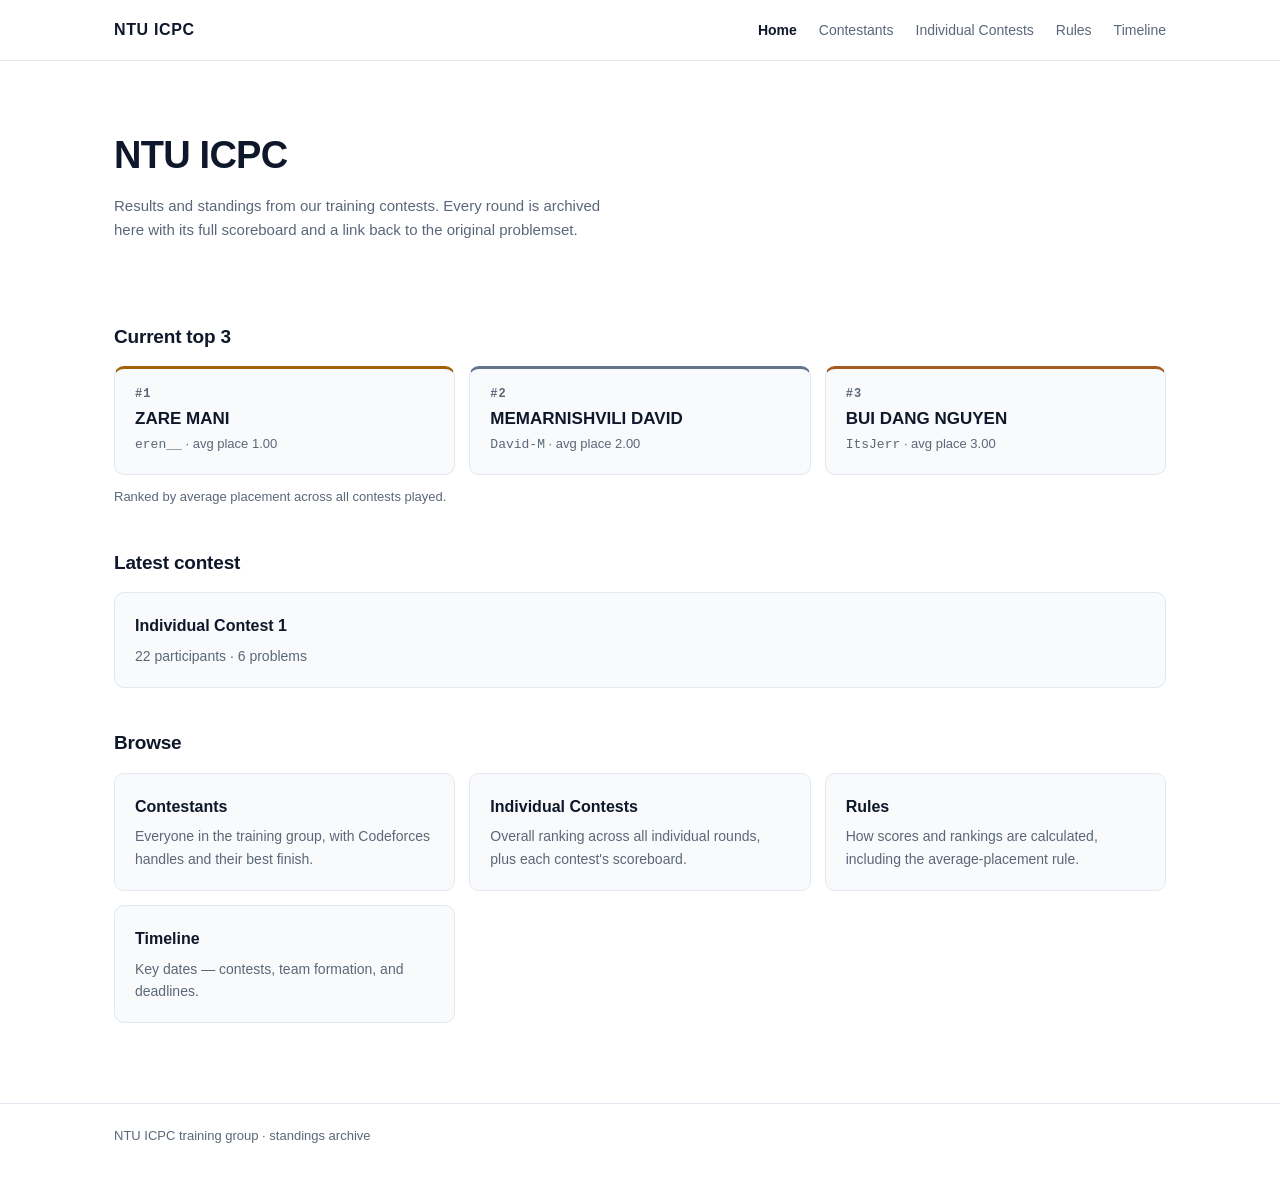
<file: index.html>
<!DOCTYPE html>
<html lang="en">
<head>
<meta charset="utf-8">
<meta name="viewport" content="width=device-width, initial-scale=1">
<title>NTU ICPC</title>
<meta name="description" content="Contest results and standings for the NTU ICPC training group.">
<link rel="stylesheet" href="assets/style.css">
<script src="assets/app.js" defer></script>
</head>
<body data-page="home">

<header class="site-header">
  <div class="wrap">
    <a class="brand" href="index.html">NTU&nbsp;ICPC</a>
    <nav class="nav" id="nav"></nav>
  </div>
</header>

<main id="main-content">
  <div class="wrap">

    <section class="hero">
      <h1>NTU ICPC</h1>
      <p class="lede">
        Results and standings from our training contests. Every round is archived
        here with its full scoreboard and a link back to the original problemset.
      </p>
    </section>

    <h2>Current top 3</h2>
    <div class="podium" id="podium"></div>
    <p class="note">Ranked by average placement across all contests played.</p>

    <h2>Latest contest</h2>
    <div class="cards" id="latest"></div>

    <h2>Browse</h2>
    <div class="cards">
      <a class="card" href="contestants.html">
        <h3>Contestants</h3>
        <p>Everyone in the training group, with Codeforces handles and their best finish.</p>
      </a>
      <a class="card" href="individual.html">
        <h3>Individual Contests</h3>
        <p>Overall ranking across all individual rounds, plus each contest's scoreboard.</p>
      </a>
      <a class="card" href="rules.html">
        <h3>Rules</h3>
        <p>How scores and rankings are calculated, including the average-placement rule.</p>
      </a>
      <a class="card" href="timeline.html">
        <h3>Timeline</h3>
        <p>Key dates — contests, team formation, and deadlines.</p>
      </a>
    </div>

  </div>
</main>

<footer>
  <div class="wrap">NTU ICPC training group · standings archive</div>
</footer>

</body>
</html>
</file>
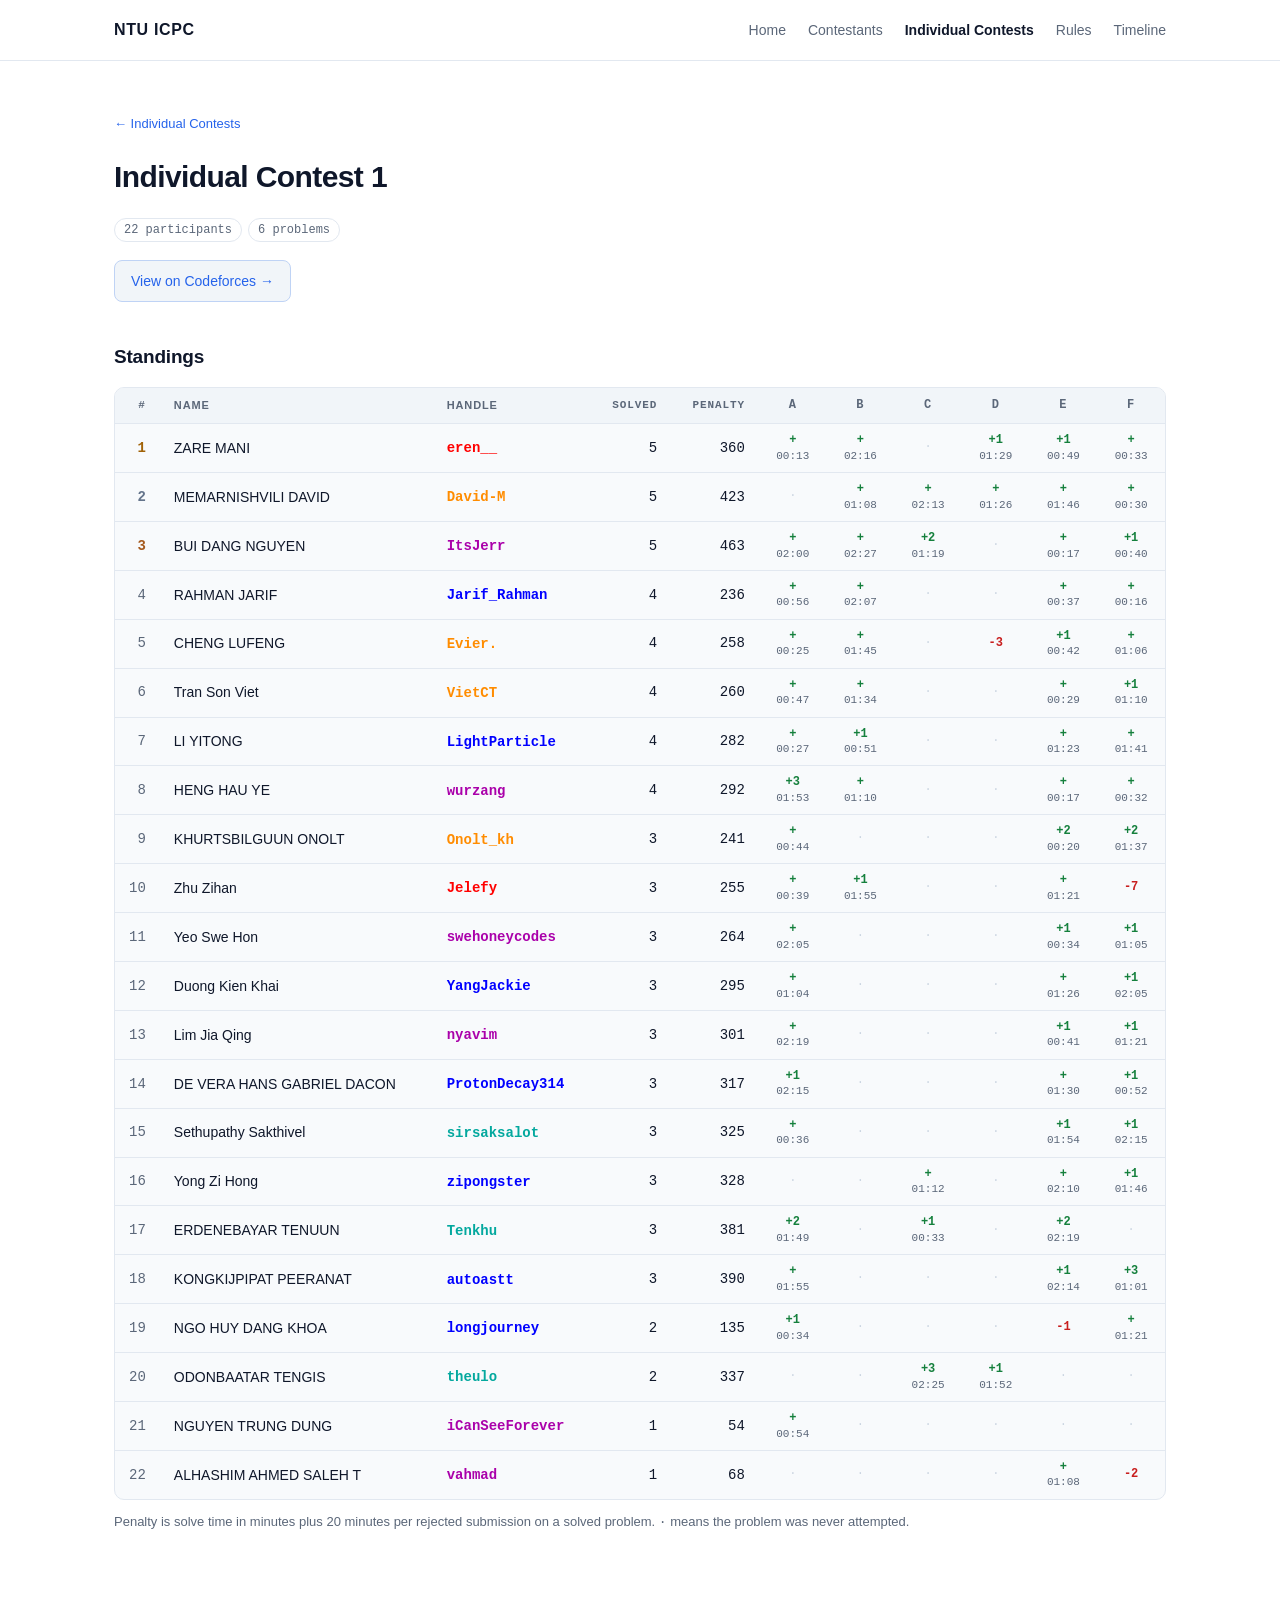
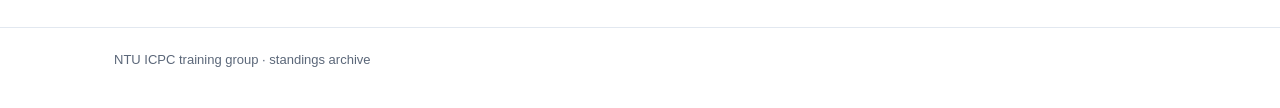
<file: contest.html>
<!DOCTYPE html>
<html lang="en">
<head>
<meta charset="utf-8">
<meta name="viewport" content="width=device-width, initial-scale=1">
<title>Contest · NTU ICPC</title>
<link rel="stylesheet" href="assets/style.css">
<script src="assets/app.js" defer></script>
</head>
<body data-page="contest" data-nav="individual">

<header class="site-header">
  <div class="wrap">
    <a class="brand" href="index.html">NTU&nbsp;ICPC</a>
    <nav class="nav" id="nav"></nav>
  </div>
</header>

<main id="main-content">
  <div class="wrap" id="contest-body">

    <p class="crumb"><a href="individual.html">← Individual Contests</a></p>

    <h1 id="contest-title">Contest</h1>
    <p id="contest-meta"></p>
    <p class="actions" id="contest-link"></p>

    <h2>Standings</h2>
    <div class="table-scroll">
      <table>
        <thead><tr id="problem-heads"></tr></thead>
        <tbody id="contest-standings"></tbody>
      </table>
    </div>

    <p class="note" id="contest-note"></p>

  </div>
</main>

<footer>
  <div class="wrap">NTU ICPC training group · standings archive</div>
</footer>

</body>
</html>
</file>
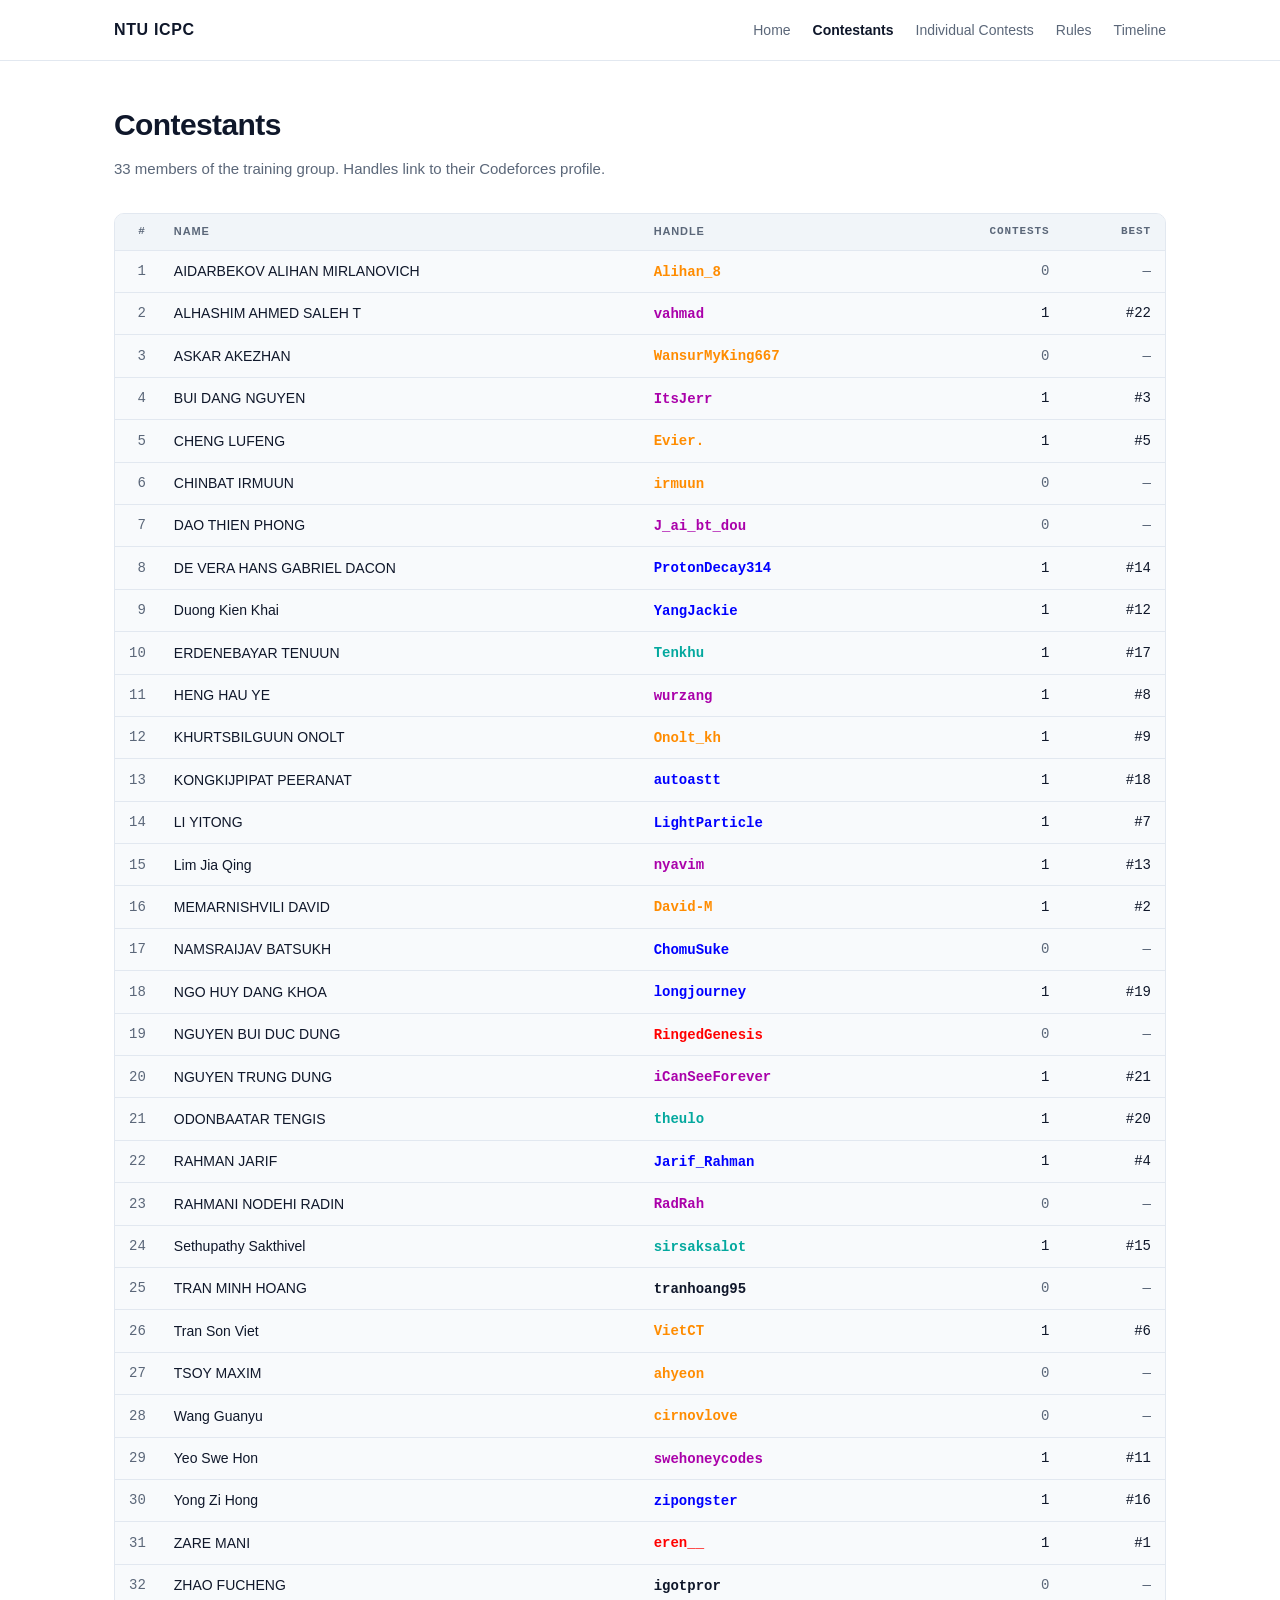
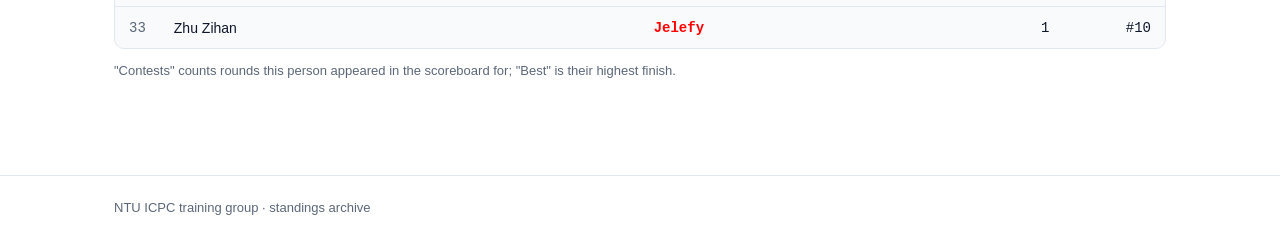
<file: contestants.html>
<!DOCTYPE html>
<html lang="en">
<head>
<meta charset="utf-8">
<meta name="viewport" content="width=device-width, initial-scale=1">
<title>Contestants · NTU ICPC</title>
<link rel="stylesheet" href="assets/style.css">
<script src="assets/app.js" defer></script>
</head>
<body data-page="contestants">

<header class="site-header">
  <div class="wrap">
    <a class="brand" href="index.html">NTU&nbsp;ICPC</a>
    <nav class="nav" id="nav"></nav>
  </div>
</header>

<main id="main-content">
  <div class="wrap">

    <h1>Contestants</h1>
    <p class="lede">
      <span id="roster-count">—</span> members of the training group. Handles link to
      their Codeforces profile.
    </p>

    <div class="table-scroll">
      <table>
        <thead>
          <tr>
            <th class="rank-col">#</th>
            <th>Name</th>
            <th>Handle</th>
            <th class="num-col">Contests</th>
            <th class="num-col">Best</th>
          </tr>
        </thead>
        <tbody id="roster"></tbody>
      </table>
    </div>

    <p class="note">
      "Contests" counts rounds this person appeared in the scoreboard for;
      "Best" is their highest finish.
    </p>

  </div>
</main>

<footer>
  <div class="wrap">NTU ICPC training group · standings archive</div>
</footer>

</body>
</html>
</file>
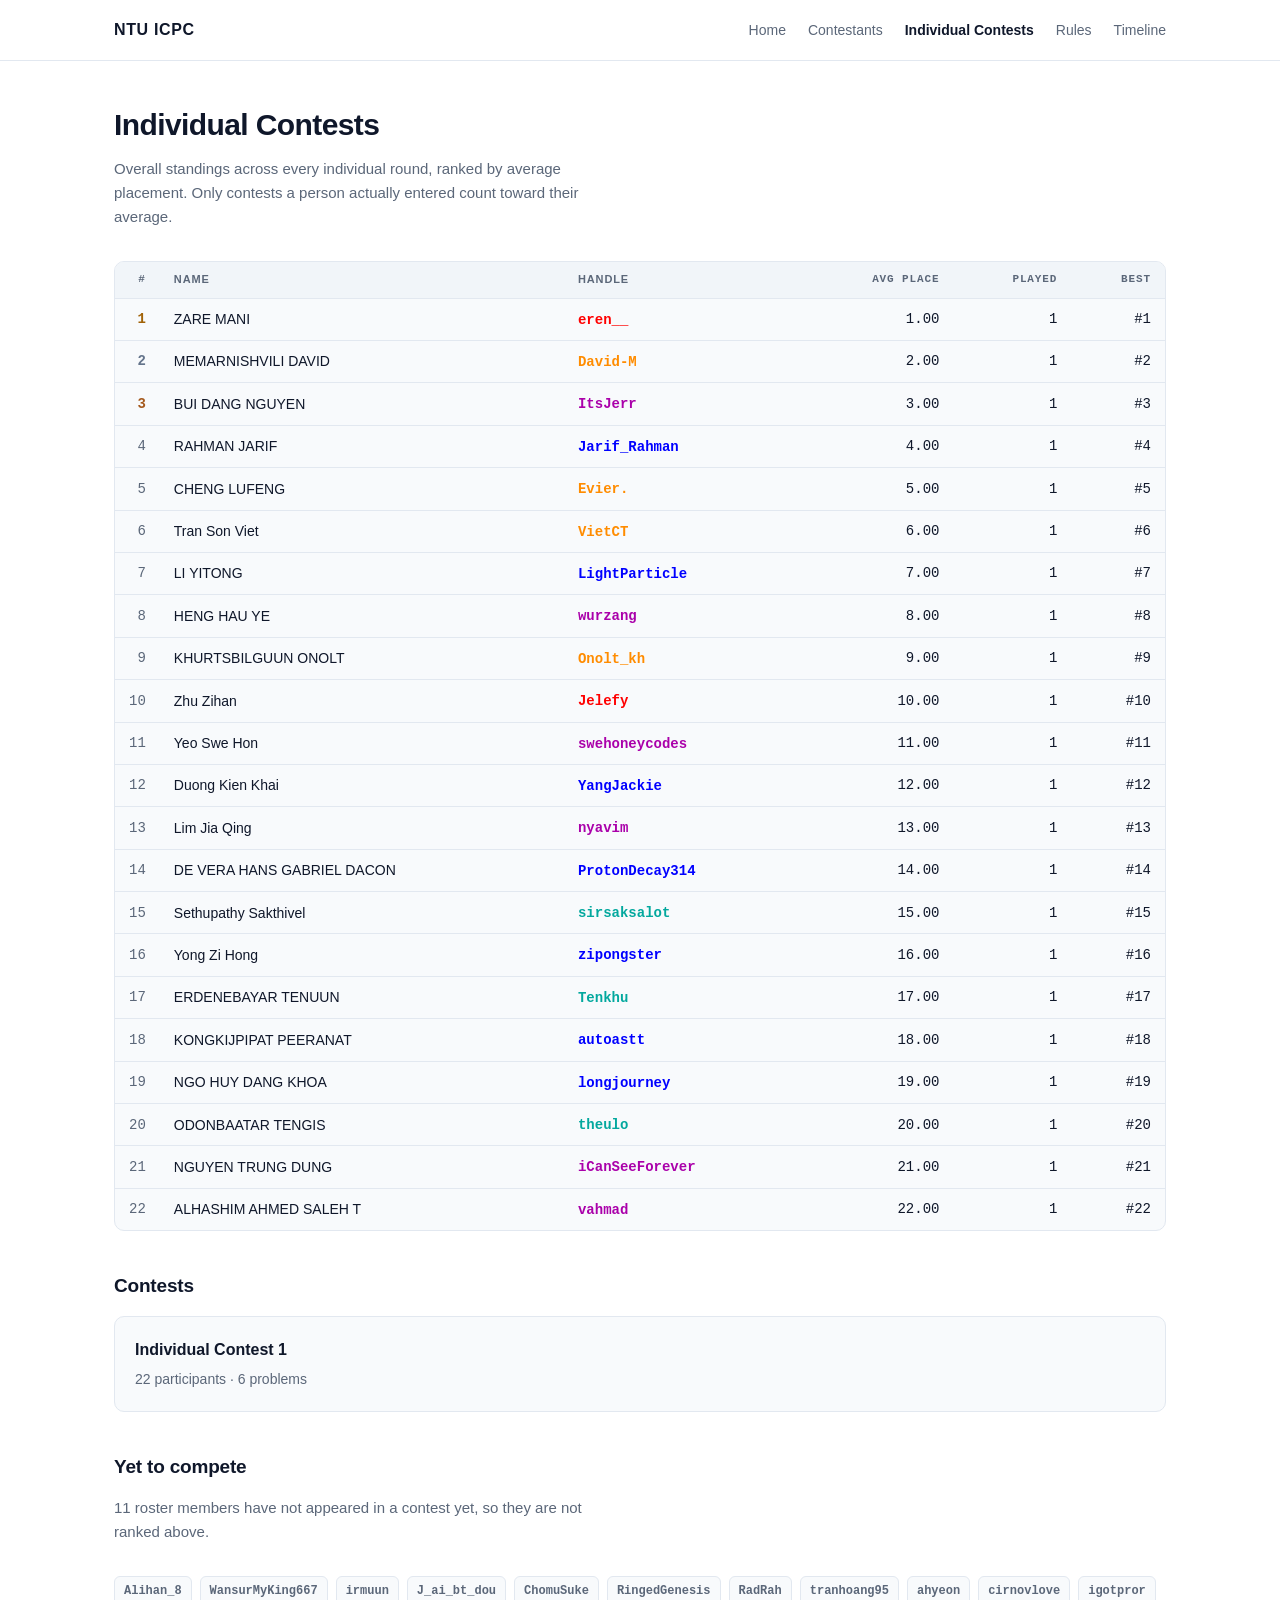
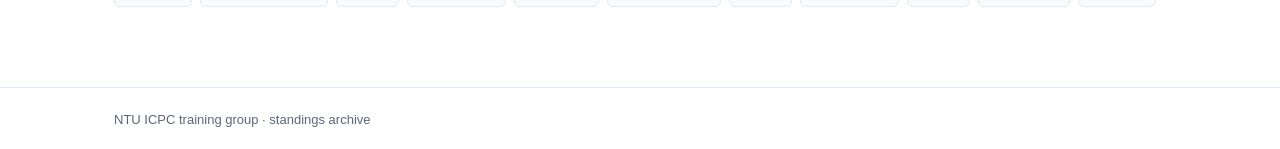
<file: individual.html>
<!DOCTYPE html>
<html lang="en">
<head>
<meta charset="utf-8">
<meta name="viewport" content="width=device-width, initial-scale=1">
<title>Individual Contests · NTU ICPC</title>
<link rel="stylesheet" href="assets/style.css">
<script src="assets/app.js" defer></script>
</head>
<body data-page="individual">

<header class="site-header">
  <div class="wrap">
    <a class="brand" href="index.html">NTU&nbsp;ICPC</a>
    <nav class="nav" id="nav"></nav>
  </div>
</header>

<main id="main-content">
  <div class="wrap">

    <h1>Individual Contests</h1>
    <p class="lede">
      Overall standings across every individual round, ranked by average placement.
      Only contests a person actually entered count toward their average.
    </p>

    <div class="table-scroll">
      <table>
        <thead>
          <tr>
            <th class="rank-col">#</th>
            <th>Name</th>
            <th>Handle</th>
            <th class="num-col">Avg place</th>
            <th class="num-col">Played</th>
            <th class="num-col">Best</th>
          </tr>
        </thead>
        <tbody id="overall"></tbody>
      </table>
    </div>

    <h2>Contests</h2>
    <div class="cards" id="contest-list"></div>

    <section id="pending"></section>

  </div>
</main>

<footer>
  <div class="wrap">NTU ICPC training group · standings archive</div>
</footer>

</body>
</html>
</file>
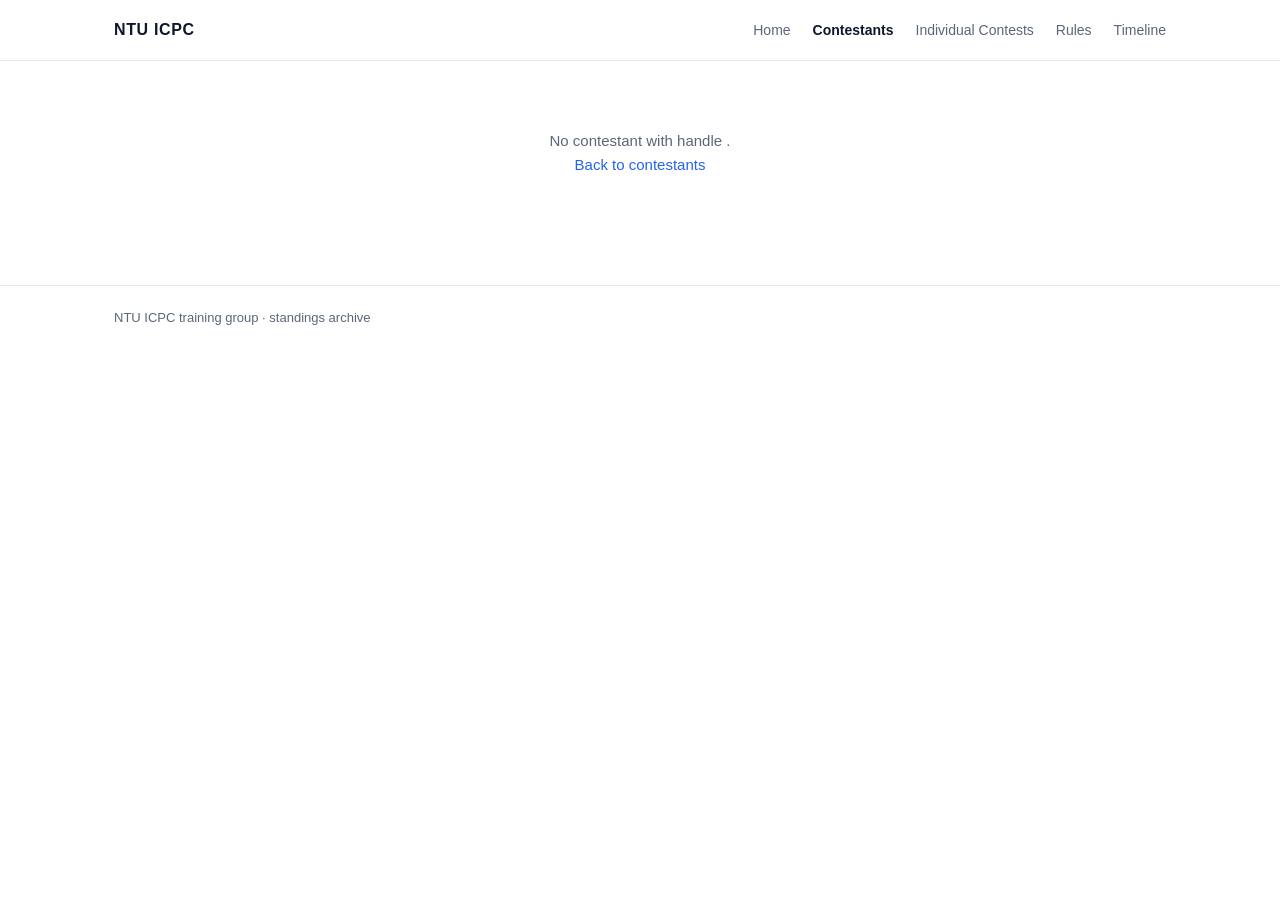
<file: profile.html>
<!DOCTYPE html>
<html lang="en">
<head>
<meta charset="utf-8">
<meta name="viewport" content="width=device-width, initial-scale=1">
<title>Profile · NTU ICPC</title>
<link rel="stylesheet" href="assets/style.css">
<script src="assets/app.js" defer></script>
</head>
<body data-page="profile" data-nav="contestants">

<header class="site-header">
  <div class="wrap">
    <a class="brand" href="index.html">NTU&nbsp;ICPC</a>
    <nav class="nav" id="nav"></nav>
  </div>
</header>

<main id="main-content">
  <div class="wrap" id="profile-body">

    <p class="crumb"><a href="contestants.html">← Contestants</a></p>

    <h1 id="profile-name">Profile</h1>
    <p id="profile-handle"></p>

    <h2>Codeforces</h2>
    <dl class="facts" id="profile-facts"></dl>

    <h2 id="contact-heading">Contact</h2>
    <dl class="facts" id="profile-contact"></dl>

    <h2>Contest history</h2>
    <div id="profile-history"></div>

    <h2>Ability by topic</h2>
    <p class="warning" id="radar-warning" hidden></p>
    <div id="profile-radar"></div>

  </div>
</main>

<footer>
  <div class="wrap">NTU ICPC training group · standings archive</div>
</footer>

</body>
</html>
</file>
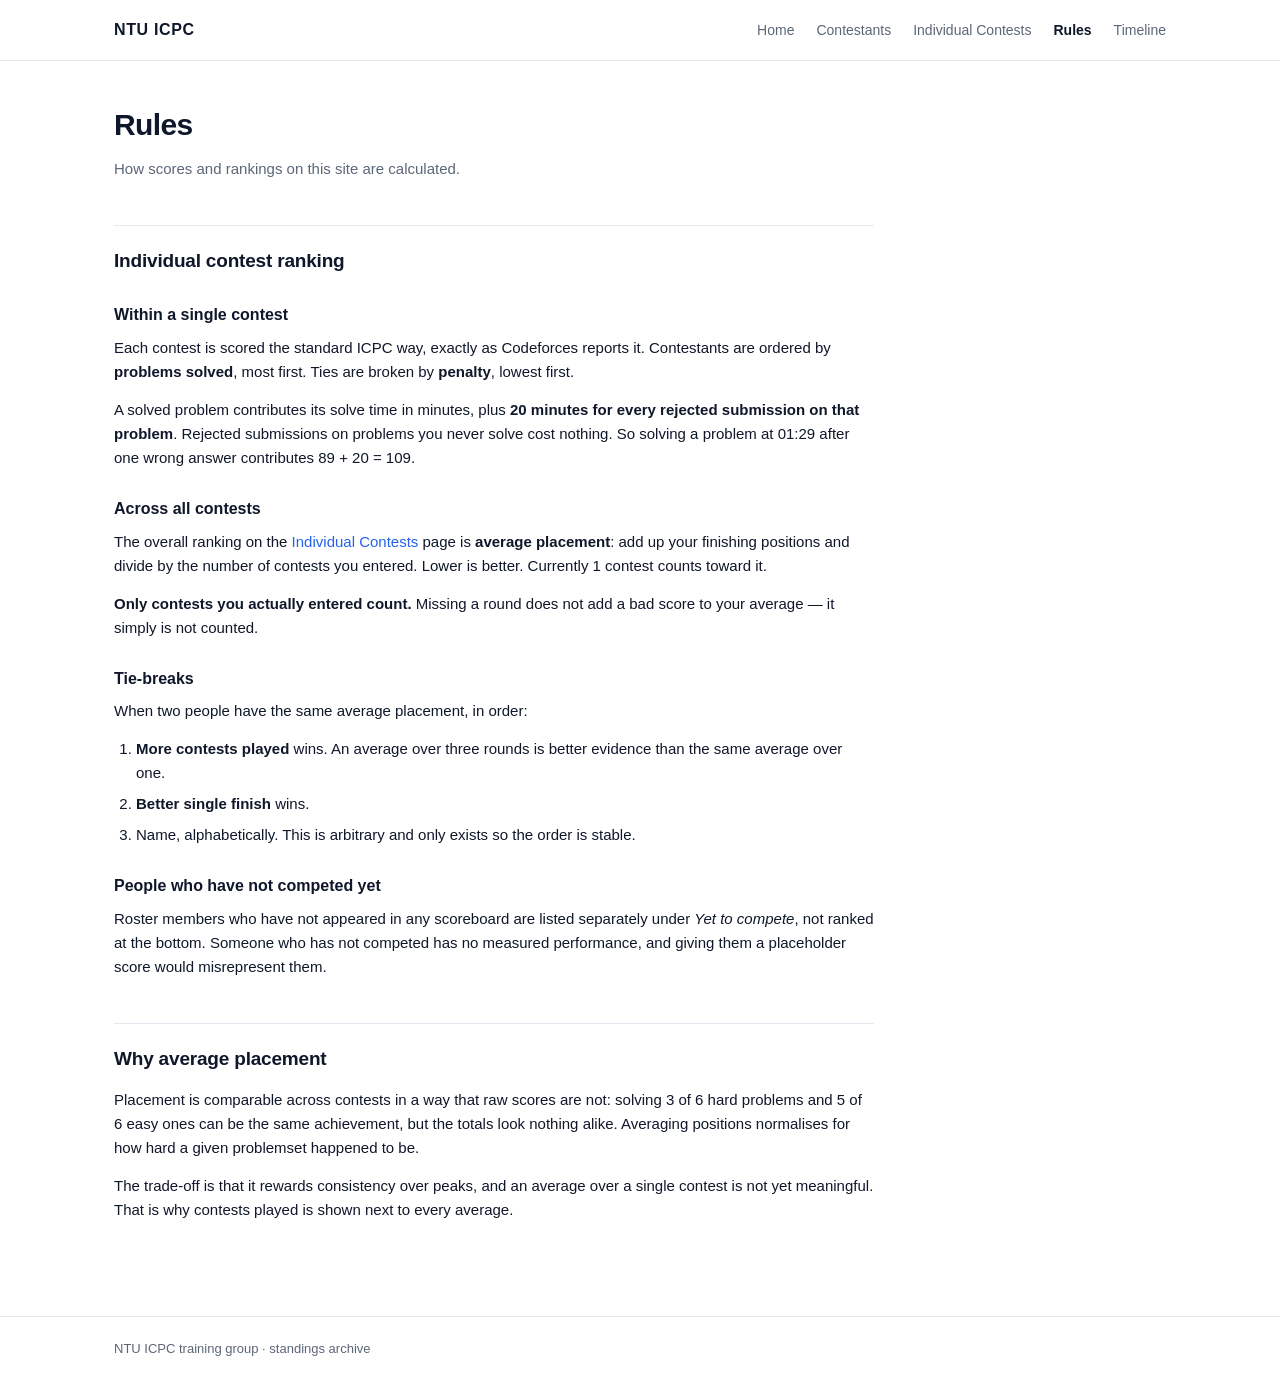
<file: rules.html>
<!DOCTYPE html>
<html lang="en">
<head>
<meta charset="utf-8">
<meta name="viewport" content="width=device-width, initial-scale=1">
<title>Rules · NTU ICPC</title>
<link rel="stylesheet" href="assets/style.css">
<script src="assets/app.js" defer></script>
</head>
<body data-page="rules">

<header class="site-header">
  <div class="wrap">
    <a class="brand" href="index.html">NTU&nbsp;ICPC</a>
    <nav class="nav" id="nav"></nav>
  </div>
</header>

<main id="main-content">
  <div class="wrap">
   <div class="prose">

    <h1>Rules</h1>
    <p class="lede">
      How scores and rankings on this site are calculated.
    </p>

    <h2>Individual contest ranking</h2>

    <h3>Within a single contest</h3>
    <p>
      Each contest is scored the standard ICPC way, exactly as Codeforces
      reports it. Contestants are ordered by <strong>problems solved</strong>,
      most first. Ties are broken by <strong>penalty</strong>, lowest first.
    </p>
    <p>
      A solved problem contributes its solve time in minutes, plus
      <strong><span class="penalty-value">20</span> minutes for every rejected
      submission on that problem</strong>. Rejected submissions on problems you
      never solve cost nothing. So solving a problem at 01:29 after one wrong
      answer contributes <span id="penalty-example">89 + 20 = 109</span>.
    </p>

    <h3>Across all contests</h3>
    <p>
      The overall ranking on the
      <a href="individual.html">Individual Contests</a> page is
      <strong>average placement</strong>: add up your finishing positions and
      divide by the number of contests you entered. Lower is better. Currently
      <span id="contest-count">1</span> contest counts toward it.
    </p>
    <p>
      <strong>Only contests you actually entered count.</strong> Missing a round
      does not add a bad score to your average — it simply is not counted.
    </p>

    <h3>Tie-breaks</h3>
    <p>When two people have the same average placement, in order:</p>
    <ol>
      <li><strong>More contests played</strong> wins. An average over three
          rounds is better evidence than the same average over one.</li>
      <li><strong>Better single finish</strong> wins.</li>
      <li>Name, alphabetically. This is arbitrary and only exists so the order
          is stable.</li>
    </ol>

    <h3>People who have not competed yet</h3>
    <p>
      Roster members who have not appeared in any scoreboard are listed
      separately under <em>Yet to compete</em>, not ranked at the bottom.
      Someone who has not competed has no measured performance, and giving them
      a placeholder score would misrepresent them.
    </p>

    <h2>Why average placement</h2>
    <p>
      Placement is comparable across contests in a way that raw scores are not:
      solving 3 of 6 hard problems and 5 of 6 easy ones can be the same
      achievement, but the totals look nothing alike. Averaging positions
      normalises for how hard a given problemset happened to be.
    </p>
    <p>
      The trade-off is that it rewards consistency over peaks, and an average
      over a single contest is not yet meaningful. That is why contests played
      is shown next to every average.
    </p>

   </div>
  </div>
</main>

<footer>
  <div class="wrap">NTU ICPC training group · standings archive</div>
</footer>

</body>
</html>
</file>
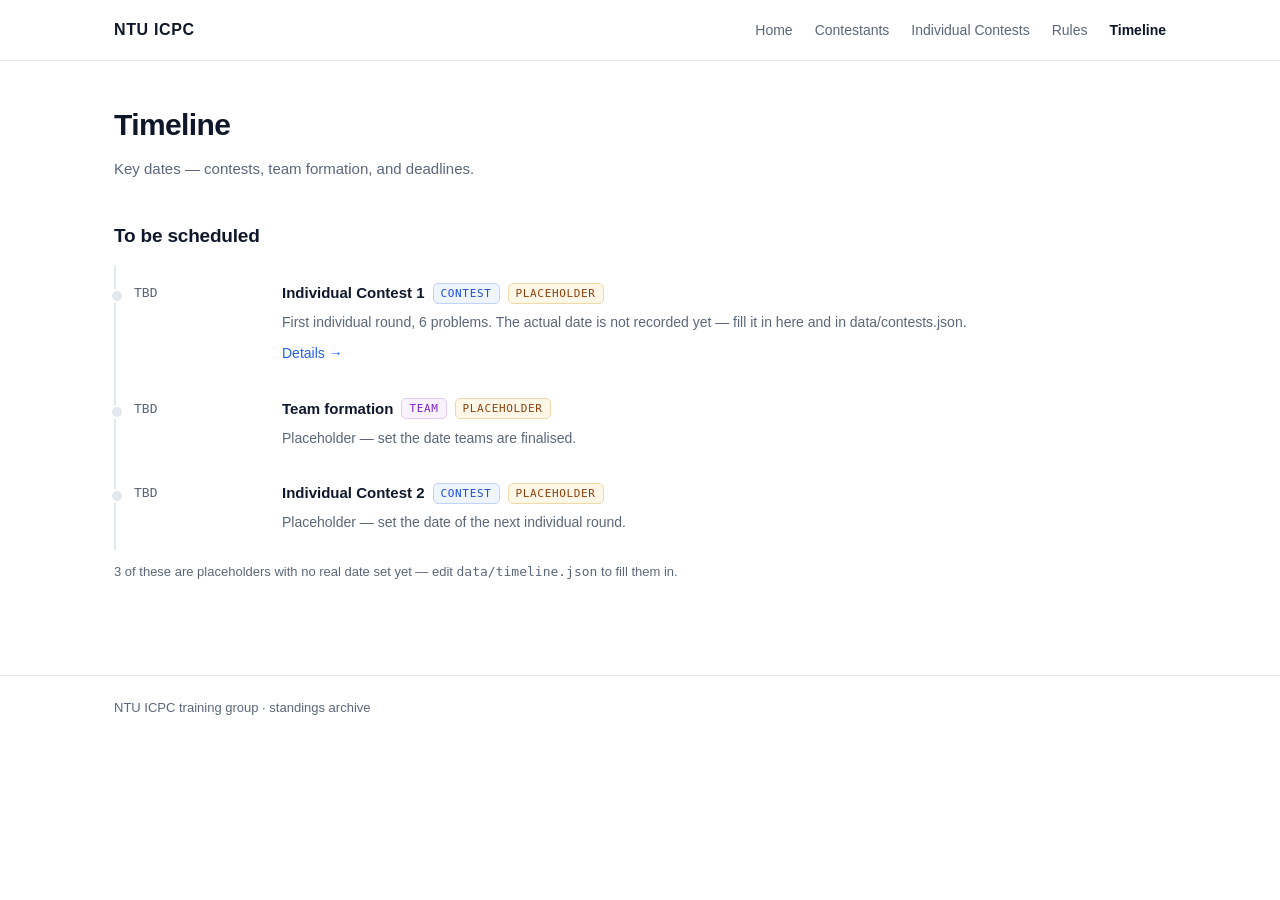
<file: timeline.html>
<!DOCTYPE html>
<html lang="en">
<head>
<meta charset="utf-8">
<meta name="viewport" content="width=device-width, initial-scale=1">
<title>Timeline · NTU ICPC</title>
<link rel="stylesheet" href="assets/style.css">
<script src="assets/app.js" defer></script>
</head>
<body data-page="timeline">

<header class="site-header">
  <div class="wrap">
    <a class="brand" href="index.html">NTU&nbsp;ICPC</a>
    <nav class="nav" id="nav"></nav>
  </div>
</header>

<main id="main-content">
  <div class="wrap">

    <h1>Timeline</h1>
    <p class="lede">
      Key dates — contests, team formation, and deadlines.
    </p>

    <div id="timeline-body"></div>

    <p class="note" id="timeline-note"></p>

  </div>
</main>

<footer>
  <div class="wrap">NTU ICPC training group · standings archive</div>
</footer>

</body>
</html>
</file>
<file: assets/style.css>
:root {
  --bg:        #ffffff;
  --surface:   #f8fafc;  /* panels sit just off-white so they read as surfaces */
  --surface-2: #f1f5f9;  /* table headers, hover */
  --border:    #e2e8f0;
  --text:      #0f172a;
  --muted:     #5b6779;
  --accent:    #2563eb;
  --accent-dim:#bfd3f5;
  --ac:        #15803d;
  --wa:        #c81e1e;
  --gold:      #a16207;
  --silver:    #64748b;
  --bronze:    #a55a1e;
  --mono: ui-monospace, SFMono-Regular, "SF Mono", Menlo, Consolas, monospace;
}

* { box-sizing: border-box; }

body {
  margin: 0;
  background: var(--bg);
  color: var(--text);
  font: 15px/1.6 -apple-system, BlinkMacSystemFont, "Segoe UI", Roboto, "Helvetica Neue", Arial, sans-serif;
}

a { color: var(--accent); text-decoration: none; }
a:hover { text-decoration: underline; }

.wrap { max-width: 1100px; margin: 0 auto; padding: 0 24px; }

/* ---------- header ---------- */

.site-header {
  border-bottom: 1px solid var(--border);
  background: rgba(255, 255, 255, .85);
  backdrop-filter: blur(8px);
  position: sticky;
  top: 0;
  z-index: 10;
}
.site-header .wrap {
  display: flex;
  align-items: center;
  gap: 28px;
  height: 60px;
}
.brand {
  font-weight: 700;
  font-size: 16px;
  letter-spacing: .04em;
  color: var(--text);
}
.brand:hover { text-decoration: none; color: var(--accent); }
.nav { display: flex; gap: 22px; margin-left: auto; }
.nav a { color: var(--muted); font-size: 14px; }
.nav a:hover { color: var(--text); text-decoration: none; }
.nav a.active { color: var(--text); font-weight: 600; }

/* ---------- page furniture ---------- */

main { padding: 40px 0 80px; }

h1 { font-size: 30px; margin: 0 0 8px; letter-spacing: -.02em; }
h2 { font-size: 19px; margin: 40px 0 14px; letter-spacing: -.01em; }
.lede { color: var(--muted); margin: 0 0 32px; max-width: 62ch; }
.crumb { font-size: 13px; color: var(--muted); margin-bottom: 18px; }

.hero { padding: 24px 0 8px; }
.hero h1 { font-size: 38px; }

/* ---------- cards ---------- */

.cards { display: grid; grid-template-columns: repeat(auto-fit, minmax(260px, 1fr)); gap: 14px; }
.card {
  display: block;
  background: var(--surface);
  border: 1px solid var(--border);
  border-radius: 10px;
  padding: 20px;
  color: inherit;
}
a.card:hover { border-color: var(--accent-dim); background: var(--surface-2); text-decoration: none; }
.card h3 { margin: 0 0 6px; font-size: 16px; }
.card p { margin: 0; color: var(--muted); font-size: 14px; }

/* ---------- podium ---------- */

.podium { display: grid; grid-template-columns: repeat(auto-fit, minmax(220px, 1fr)); gap: 14px; }
.podium .slot {
  background: var(--surface);
  border: 1px solid var(--border);
  border-top: 3px solid var(--border);
  border-radius: 10px;
  padding: 18px 20px;
}
.podium .slot[data-place="1"] { border-top-color: var(--gold); }
.podium .slot[data-place="2"] { border-top-color: var(--silver); }
.podium .slot[data-place="3"] { border-top-color: var(--bronze); }
.podium .place { font: 600 12px var(--mono); color: var(--muted); letter-spacing: .09em; }
.podium .who { font-size: 17px; font-weight: 600; margin-top: 4px; }
.podium .meta { color: var(--muted); font-size: 13px; margin-top: 2px; }
.podium .meta code { font-family: var(--mono); }

/* ---------- tables ---------- */

.table-scroll {
  overflow-x: auto;
  border: 1px solid var(--border);
  border-radius: 10px;
  background: var(--surface);
}
table { border-collapse: collapse; width: 100%; font-size: 14px; }
th, td { padding: 9px 14px; text-align: left; white-space: nowrap; }
/* No position:sticky here on purpose. `.table-scroll` sets overflow-x, which
   makes it the nearest scrollport, so a sticky header would offset itself from
   the table's own top and cover the first row rather than tracking the viewport. */
thead th {
  background: var(--surface-2);
  color: var(--muted);
  font-size: 11px;
  font-weight: 600;
  text-transform: uppercase;
  letter-spacing: .08em;
  border-bottom: 1px solid var(--border);
}
tbody tr { border-top: 1px solid var(--border); }
tbody tr:first-child { border-top: none; }
tbody tr:hover { background: var(--surface-2); }

.num-col { font-family: var(--mono); text-align: right; font-variant-numeric: tabular-nums; }
.rank-col { font-family: var(--mono); text-align: right; width: 1%; color: var(--muted); }
tr[data-place="1"] .rank-col { color: var(--gold); font-weight: 700; }
tr[data-place="2"] .rank-col { color: var(--silver); font-weight: 700; }
tr[data-place="3"] .rank-col { color: var(--bronze); font-weight: 700; }

.handle { font-family: var(--mono); }

/* ---------- Codeforces rating colours ----------
   Authentic Codeforces values. Deliberately not "corrected" for contrast:
   competitive programmers read rank by colour at a glance, so recognition
   beats WCAG here. Handles are bolded to compensate, as Codeforces does. */

.cf { font-weight: 600; }
.cf-newbie     { color: #808080; }  /*      < 1200 */
.cf-pupil      { color: #008000; }  /* 1200 - 1399 */
.cf-specialist { color: #03a89e; }  /* 1400 - 1599 */
.cf-expert     { color: #0000ff; }  /* 1600 - 1899 */
.cf-cm         { color: #aa00aa; }  /* 1900 - 2099 */
.cf-master     { color: #ff8c00; }  /* 2100 - 2399 */
.cf-gm         { color: #ff0000; }  /* 2400 +      */
.cf-unrated    { color: var(--text); }

a.handle:hover { text-decoration: underline; }
.name-cell { white-space: normal; min-width: 200px; }
.muted { color: var(--muted); }

/* ---------- verdict cells ---------- */

.verdict { text-align: center; font-family: var(--mono); font-size: 12px; line-height: 1.3; min-width: 62px; }
.verdict.ac { color: var(--ac); }
.verdict.wa { color: var(--wa); }
.verdict .mark { display: block; font-weight: 700; }
.verdict .at { display: block; color: var(--muted); font-size: 11px; }
.verdict.none { color: #cbd5e1; }

/* ---------- prose (rules) ---------- */

.prose { max-width: 760px; }
.prose h2 {
  margin-top: 44px;
  padding-top: 20px;
  border-top: 1px solid var(--border);
}
.prose h3 { font-size: 16px; margin: 26px 0 8px; }
.prose p { margin: 0 0 14px; }
.prose ol, .prose ul { margin: 0 0 14px; padding-left: 22px; }
.prose li { margin-bottom: 7px; }
.prose strong { font-weight: 600; }

/* ---------- timeline ---------- */

.timeline { list-style: none; margin: 0 0 8px; padding: 0; }

.event {
  display: grid;
  grid-template-columns: 130px 1fr;
  gap: 18px;
  padding: 16px 0 16px 18px;
  border-left: 2px solid var(--border);
  position: relative;
}
.event::before {
  content: '';
  position: absolute;
  left: -6px;
  top: 24px;
  width: 10px;
  height: 10px;
  border-radius: 50%;
  background: var(--border);
  border: 2px solid var(--bg);
}
.event.upcoming { border-left-color: var(--accent); }
.event.upcoming::before { background: var(--accent); }
.event.past { opacity: .72; }

.event-date {
  font-family: var(--mono);
  font-size: 13px;
  color: var(--muted);
  padding-top: 2px;
}
.event.upcoming .event-date { color: var(--text); font-weight: 600; }

.event-head { display: flex; flex-wrap: wrap; align-items: center; gap: 8px; }
.event-title { font-weight: 600; }
.event-detail { margin: 6px 0 0; color: var(--muted); font-size: 14px; }
.event-link { display: inline-block; margin-top: 8px; font-size: 14px; }

.badge {
  font: 500 11px/1 var(--mono);
  text-transform: uppercase;
  letter-spacing: .06em;
  padding: 4px 7px;
  border-radius: 5px;
  border: 1px solid var(--border);
  color: var(--muted);
  background: var(--surface);
}
.badge-contest  { color: #1d4ed8; border-color: #bfd3f5; background: #eff5ff; }
.badge-team     { color: #7e22ce; border-color: #e2ccf7; background: #faf3ff; }
.badge-deadline { color: #b91c1c; border-color: #f5c4c4; background: #fef4f4; }
.badge-placeholder {
  color: #92400e;
  border-color: #f0d9a8;
  background: #fdf7e8;
}

/* ---------- profile ---------- */

/* Separate bordered cards rather than gap-over-a-tinted-background: with an
   arbitrary number of facts, the background trick paints the empty tail of the
   last grid row as a solid block. */
.facts {
  display: grid;
  grid-template-columns: repeat(auto-fit, minmax(190px, 1fr));
  gap: 10px;
  margin: 0;
}
.fact {
  background: var(--surface);
  border: 1px solid var(--border);
  border-radius: 9px;
  padding: 13px 16px;
}
.fact dt {
  font-size: 11px;
  text-transform: uppercase;
  letter-spacing: .08em;
  color: var(--muted);
}
.fact dd { margin: 4px 0 0; font-size: 15px; }

.name-link { color: inherit; }
.name-link:hover { color: var(--accent); text-decoration: underline; }

.warning {
  border: 1px solid #f0d9a8;
  background: #fdf7e8;
  color: #7a4a10;
  border-radius: 8px;
  padding: 12px 15px;
  font-size: 14px;
  margin: 0 0 16px;
}

/* ---------- radar chart ----------
   Single series: the heading names it, so no legend. The table alongside is
   the accessible twin — every value is readable without colour or hover. */

.radar-wrap {
  display: flex;
  flex-wrap: wrap;
  align-items: center;
  gap: 24px;
  border: 1px solid var(--border);
  border-radius: 10px;
  background: var(--surface);
  padding: 16px;
}

.radar { width: 430px; max-width: 100%; height: auto; flex: 1 1 340px; }

.radar-ring,
.radar-spoke {
  fill: none;
  stroke: var(--border);
  stroke-width: 1;           /* hairline, solid — dashes read as "threshold" */
}
.radar-ring { stroke: #e8edf4; }

.radar-area {
  fill: var(--accent);
  fill-opacity: .14;
  stroke: var(--accent);
  stroke-width: 2;
  stroke-linejoin: round;
}
.radar-dot {
  fill: var(--accent);
  stroke: var(--surface);    /* 2px surface ring, per mark spec */
  stroke-width: 2;
}
.radar-label {
  font: 500 11px var(--mono);
  fill: var(--muted);
}

.radar-table { width: auto; flex: 0 1 240px; font-size: 14px; }
.radar-table td { padding: 5px 10px; white-space: nowrap; }
.radar-table td:first-child { color: var(--muted); }
.radar-table tr { border-top: 1px solid var(--border); }
.radar-table tr:first-child { border-top: none; }

/* ---------- misc ---------- */

.pill {
  display: inline-block;
  font: 500 12px/1 var(--mono);
  padding: 5px 9px;
  border-radius: 999px;
  border: 1px solid var(--border);
  color: var(--muted);
  margin-right: 6px;
}
.actions { margin: 18px 0 0; }
.btn {
  display: inline-block;
  padding: 9px 16px;
  border-radius: 8px;
  border: 1px solid var(--accent-dim);
  background: var(--surface-2);
  color: var(--accent);
  font-size: 14px;
  font-weight: 500;
}
.btn:hover { background: var(--accent-dim); text-decoration: none; }

.note { color: var(--muted); font-size: 13px; margin-top: 12px; }
.empty { color: var(--muted); padding: 28px; text-align: center; }
.error { color: var(--wa); padding: 28px; text-align: center; }

.chips { display: flex; flex-wrap: wrap; gap: 8px; margin-top: 14px; }
.chip {
  font-family: var(--mono);
  font-size: 12px;
  color: var(--muted);
  border: 1px solid var(--border);
  border-radius: 6px;
  padding: 5px 9px;
  background: var(--surface);
}

footer {
  border-top: 1px solid var(--border);
  color: var(--muted);
  font-size: 13px;
  padding: 22px 0 40px;
}

@media (max-width: 640px) {
  .site-header .wrap { gap: 14px; }
  .nav { gap: 14px; }
  .hero h1 { font-size: 28px; }
}
</file>
